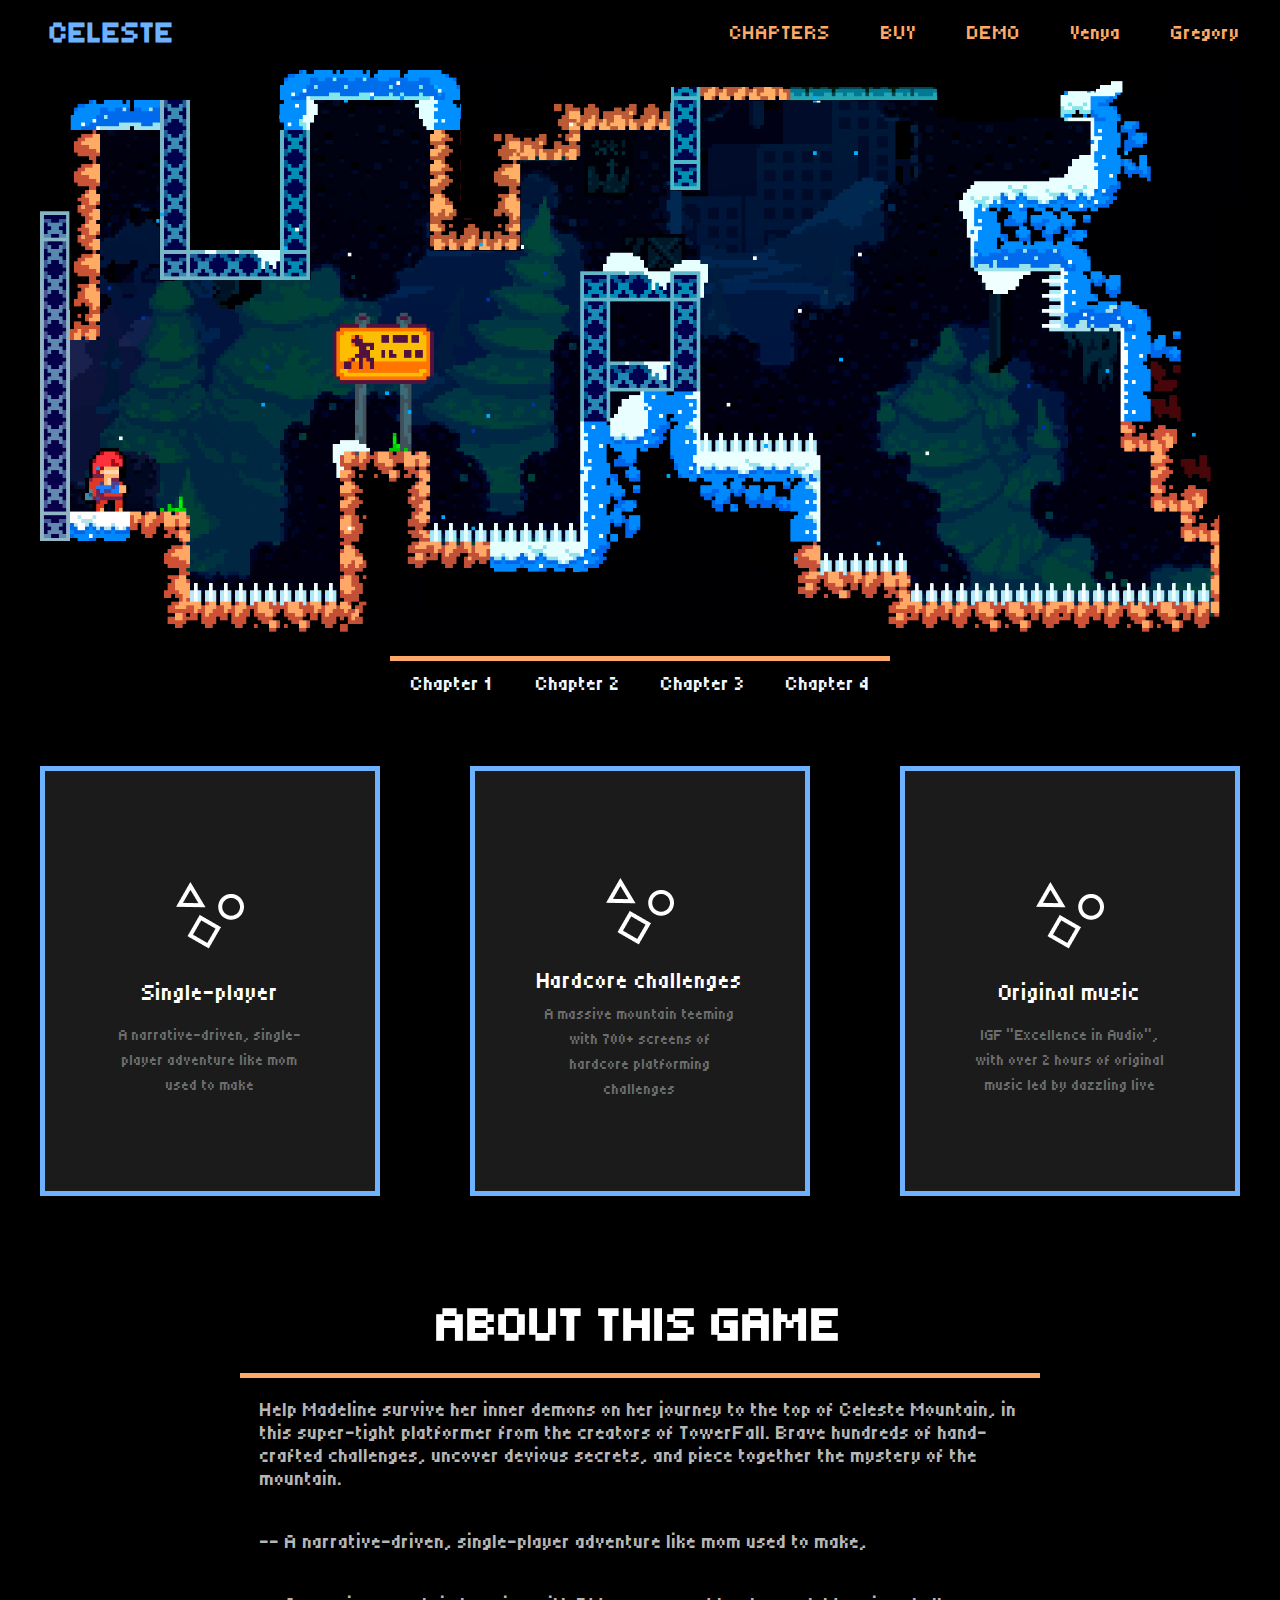
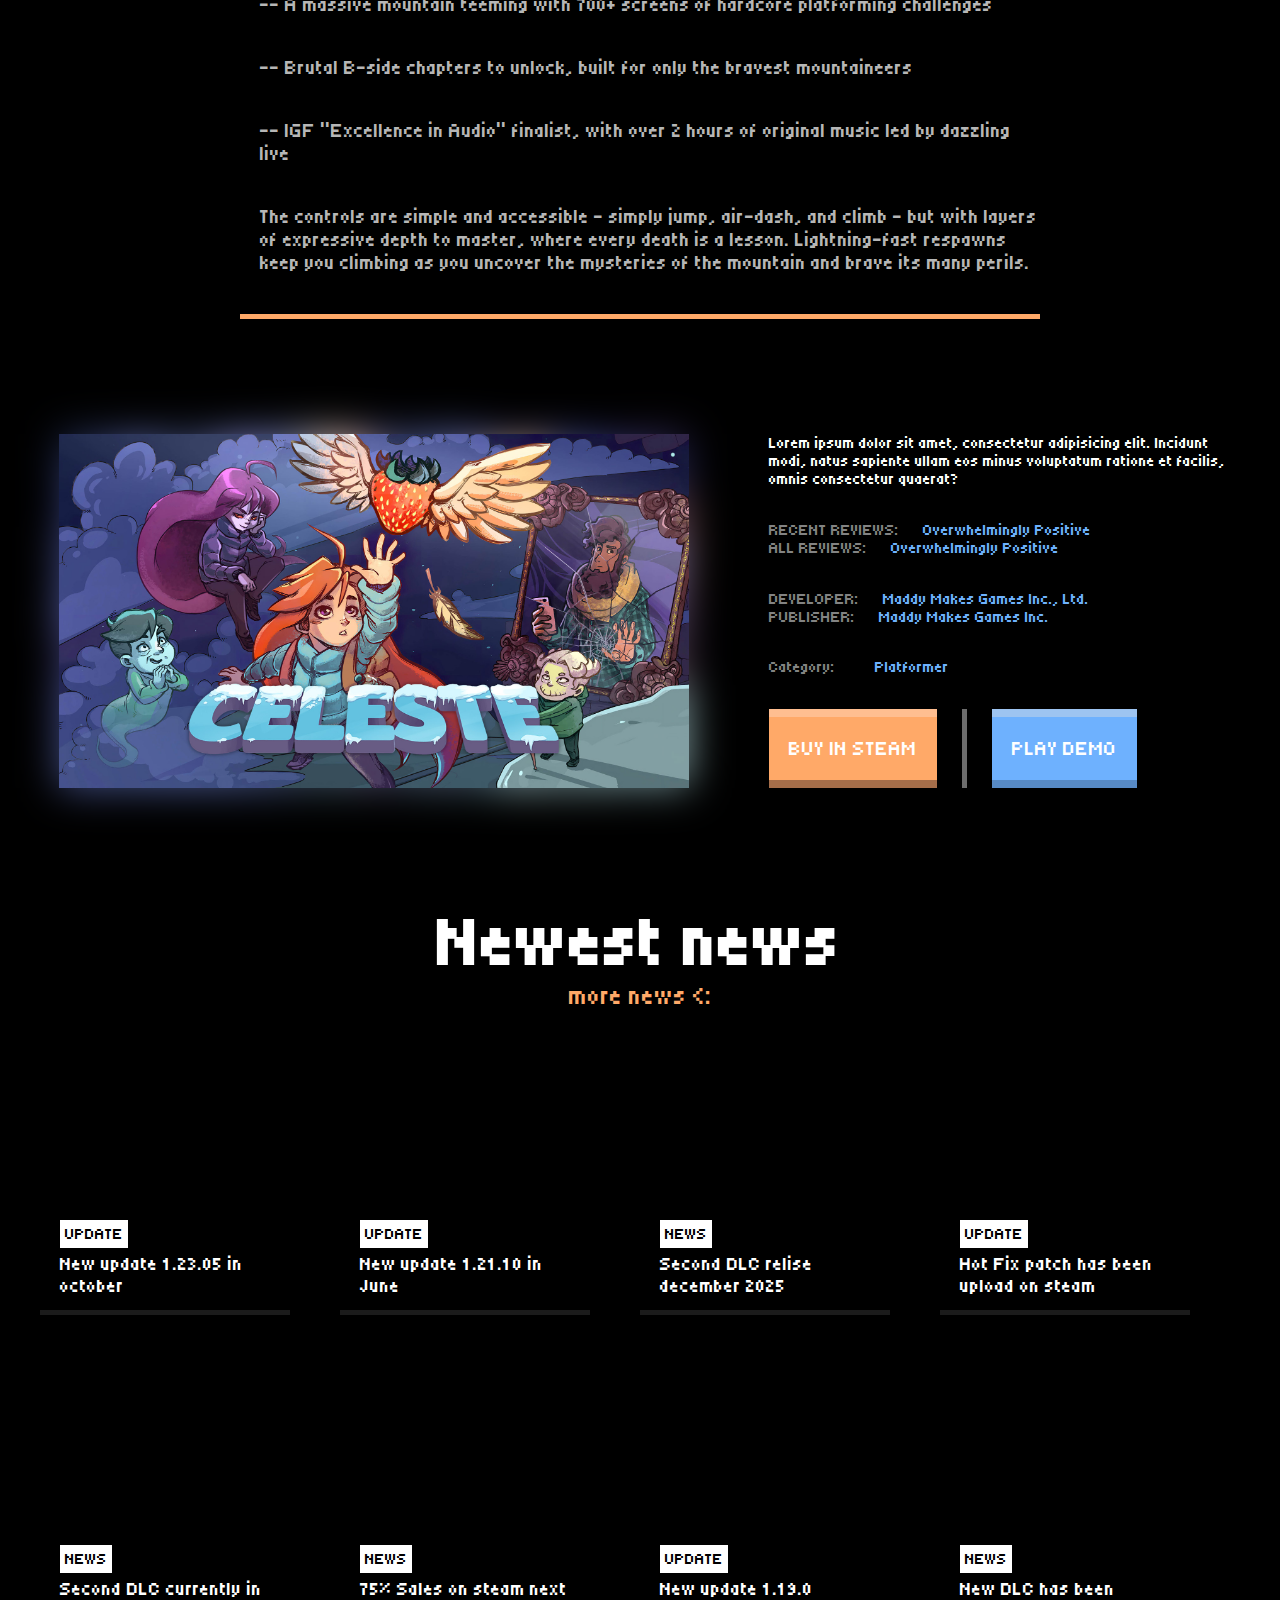
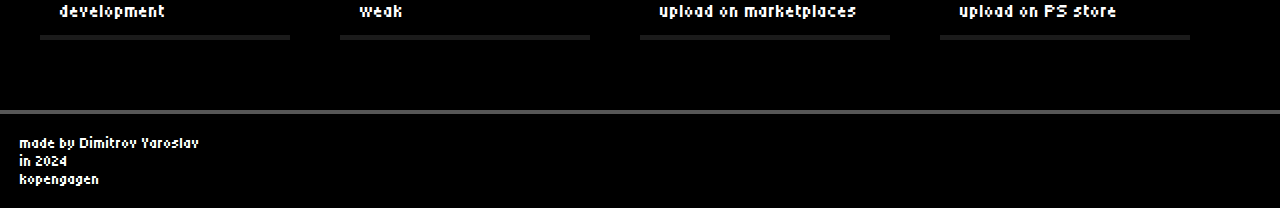
<file: yarikProect/yarikPg.html>
<!DOCTYPE html>
<html lang="en">
<head>
    <meta charset="UTF-8">
    <meta name="viewport" content="width=device-width, initial-scale=1.0">
    <link rel="stylesheet" href="yStyle.css">
    <link rel="preconnect" href="https://fonts.googleapis.com">
    <link rel="preconnect" href="https://fonts.gstatic.com" crossorigin>
    <link href="https://fonts.googleapis.com/css2?family=Tiny5&display=swap" rel="stylesheet">
    <link href="https://fonts.googleapis.com/css2?family=Press+Start+2P&display=swap" rel="stylesheet">
    <title>Document</title>
</head>
<body class="y-body">
    <header class="y-header">
        <div class="y-header__cont">
            <h2 class="y-header__logo y-color2">CELESTE</h2>
            <ul class="y-menu">
                <li class="y-link y-color1">CHAPTERS</li>
                <li class="y-link y-color1">BUY</li>
                <a href="./game/y-game.html" class="y-link y-color1">DEMO</a>
                <a href="../venaka/venaka.html" class="y-link y-color1">Venya</a>
                <a href="../PRJ ALL 22.06.24/greg.html" class="y-link y-color1">Gregory</a>
            </ul>
        </div>
    </header>
    <main class="y-main">
        <div class="main__container">
    
    
        
            <div class="slider">
                <div class="slider__slide">
                    <div class="slider__slide-box">
                        <img class="y-main__image-chap1" src="./img/celeste1FF.png" alt=""> 
                    </div>
                </div>
                <div class="slider__slide">
                    <div class="slider__slide-box">
                        <img class="y-main__image-chap1" src="./img/celeste2FFF.png" alt="">
                    </div>
                </div>
                <div class="slider__slide">
                    <div class="slider__slide-box">
                        <img class="y-main__image-chap1" src="./img/celeste3F.png" alt="">
                    </div>
                </div>
                <div class="slider__slide">
                    <div class="slider__slide-box">
                        <img class="y-main__image-chap1" src="./img/celeste4FFF.png" alt="">
                    </div>
                </div>
            </div>
        
    
        
            <div class="slider-menu">
                <ol class="slider-menu__nav">
                    <li class="slider-menu__nav-link">Chapter 1</li>
                    <li class="slider-menu__nav-link">Chapter 2</li>
                    <li class="slider-menu__nav-link">Chapter 3</li>
                    <li class="slider-menu__nav-link">Chapter 4</li>
                </ol>
            </div>
        
        
            <div class="y-main__boxs">
                <div class="y-main__box">
                    <div class="y-main__box-inside">
                        <img src="./img/Frame.png" alt="" class="y-box__stiker">
                        <p class="y-main__text">Single-player</p>
                        <p class="y-about__text">A narrative-driven, single-player adventure like mom used to make</p>
                    </div>
                </div>
                <div class="y-main__box">
                    <div class="y-main__box-inside">
                        <img src="./img/Frame.png" alt="" class="y-box__stiker">
                        <p class="y-main__text">Hardcore challenges</p>
                        <p class="y-about__text">A massive mountain teeming with 700+ screens of hardcore platforming challenges</p>
                    </div>
                </div>
                <div class="y-main__box">
                    <div class="y-main__box-inside">
                        <img src="./img/Frame.png" alt="" class="y-box__stiker">
                        <p class="y-main__text">Original music</p>
                        <p class="y-about__text">IGF “Excellence in Audio”, with over 2 hours of original music led by dazzling live</p>
                    </div>
                </div>
            </div> 
        
            <!--  <div class="y-main__buy">
                <div class="y-buy__box">
                    <h2 class="y-buy__text">Buy Celeste</h2>
                    <div class="y-buy__button">120 UAH</div>
                </div>
            </div> -->
            
        
    
    
        
            <div class="y-main__about">
                <h2 class="y-about__about y-Bcolor">ABOUT THIS GAME</h2>
                <p class="y-about__start">Help Madeline survive her inner demons on her journey to the top of Celeste Mountain, in this super-tight platformer from the creators of TowerFall. Brave hundreds of hand-crafted challenges, uncover devious secrets, and piece together the mystery of the mountain.</p>
                <p class="y-about__middle"> -- A narrative-driven, single-player adventure like mom used to make, </p>
                <p class="y-about__middle"> -- A massive mountain teeming with 700+ screens of hardcore platforming challenges</p>
                <p class="y-about__start"> -- Brutal B-side chapters to unlock, built for only the bravest mountaineers</p>
                <p class="y-about__start"> -- IGF “Excellence in Audio” finalist, with over 2 hours of original music led by dazzling live</p>
                <!--  <div class="y-celesteCut"></div> -->
                <p class="y-about__end y-Bcolor">The controls are simple and accessible - simply jump, air-dash, and climb - but with layers of expressive depth to master, where every death is a lesson. Lightning-fast respawns keep you climbing as you uncover the mysteries of the mountain and brave its many perils.</p>
            </div>
        
    
        
            <div class="y-main__download">
                <img src="./img/celesteLogo3.jpg" alt="" class="y-download__image">
                <img src="./img/celesteLogo3.jpg" alt="" class="y-download__image">
                <div class="y-download__box">
                    <!-- <div class="y-download__logo"></div>  -->
                    
                    <p class="y-download__about">Lorem ipsum dolor sit amet, consectetur adipisicing elit. Incidunt modi, natus sapiente ullam eos minus voluptatum ratione et facilis, omnis consectetur quaerat?</p>
                    <div class="y-download__rate">
                        <p class="y-rate">RECENT REVIEWS: <span class="y-download__span y-color1">Overwhelmingly Positive</span></p>
                        <p class="y-rate">ALL REVIEWS: <span class="y-download__span y-color1">Overwhelmingly Positive</span></p>
                    </div>
                    <div class="y-download__dev">
                        <p class="y-dev">DEVELOPER: <span class="y-download__span y-color1">Maddy Makes Games Inc., Ltd.</span></p>
                        <p class="y-dev">PUBLISHER: <span class="y-download__span y-color1">Maddy Makes Games Inc.</span></p>
                    </div>
                    <div class="y-download__categorys">
                        <p class="y-category">Category: </p>
                        <p class="y-category"><span class="y-download__span y-color1">Platformer</span></p>
                        <p class="y-category"><span class="y-download__span y-color1"></span></p>
                    </div>
                    <div class="y-main__buy-block">
                        <div class="y-main__buy">
                            <a href="https://store.steampowered.com/app/504230/Celeste/"><div class="y-buy__button">BUY IN STEAM</div></a>
                            <div class="y-buy__line"></div>
                            <a href="./game/y-game.html"><div class="y-demo__button"> PLAY DEMO</div></a>
                        </div>
                    </div> 
                </div>
            </div>
        
    
        
            
        
        
            
            <div class="y-main__news">
                <h2 class="y-news__hh">Newest news</h2>
                <p class="y-news__pp y-color2">more news <:</p>
                <div class="y-news-box">
                    <div class="y-news">
                        <div class="y-news__inside">
                            <div class="y-typeOfNews">UPDATE</div>
                            <div class="y-textOfNews">New update 1.23.05 in october</div>
                        </div>
                    </div>
                    <div class="y-news">
                        <div class="y-news__inside">
                            <div class="y-typeOfNews">UPDATE</div>
                            <div class="y-textOfNews">New update 1.21.10 in June</div>
                        </div>
                    </div>
                    <div class="y-news">
                        <div class="y-news__inside">
                            <div class="y-typeOfNews">NEWS</div>
                            <div class="y-textOfNews">Second DLC relise december 2025</div>
                        </div>
                    </div>
                    <div class="y-news">
                        <div class="y-news__inside">
                            <div class="y-typeOfNews">UPDATE</div>
                            <div class="y-textOfNews">Hot Fix patch has been upload on steam</div>
                        </div>
                    </div>
                    <div class="y-news">
                        <div class="y-news__inside">
                            <div class="y-typeOfNews">NEWS</div>
                            <div class="y-textOfNews">Second DLC currently in development</div>
                        </div>
                    </div>
                    <div class="y-news">
                        <div class="y-news__inside">
                            <div class="y-typeOfNews">NEWS</div>
                            <div class="y-textOfNews">75% Sales on steam next weak</div>
                        </div>
                    </div>
                    <div class="y-news">
                        <div class="y-news__inside">
                            <div class="y-typeOfNews">UPDATE</div>
                            <div class="y-textOfNews">New update 1.19.0 upload on marketplaces</div>
                        </div>
                    </div>
                    <div class="y-news">
                        <div class="y-news__inside">
                            <div class="y-typeOfNews">NEWS</div>
                            <div class="y-textOfNews">New DLC has been upload on PS store</div>
                        </div>
                    </div>
                </div>
            </div>
        
        
            
        </div>
    </main>
    <footer>
        made by Dimitrov Yaroslav <br> in 2024 <br> kopengagen
    </footer>
    <script src="./yScript.js"></script>
</body>
</html>
</file>
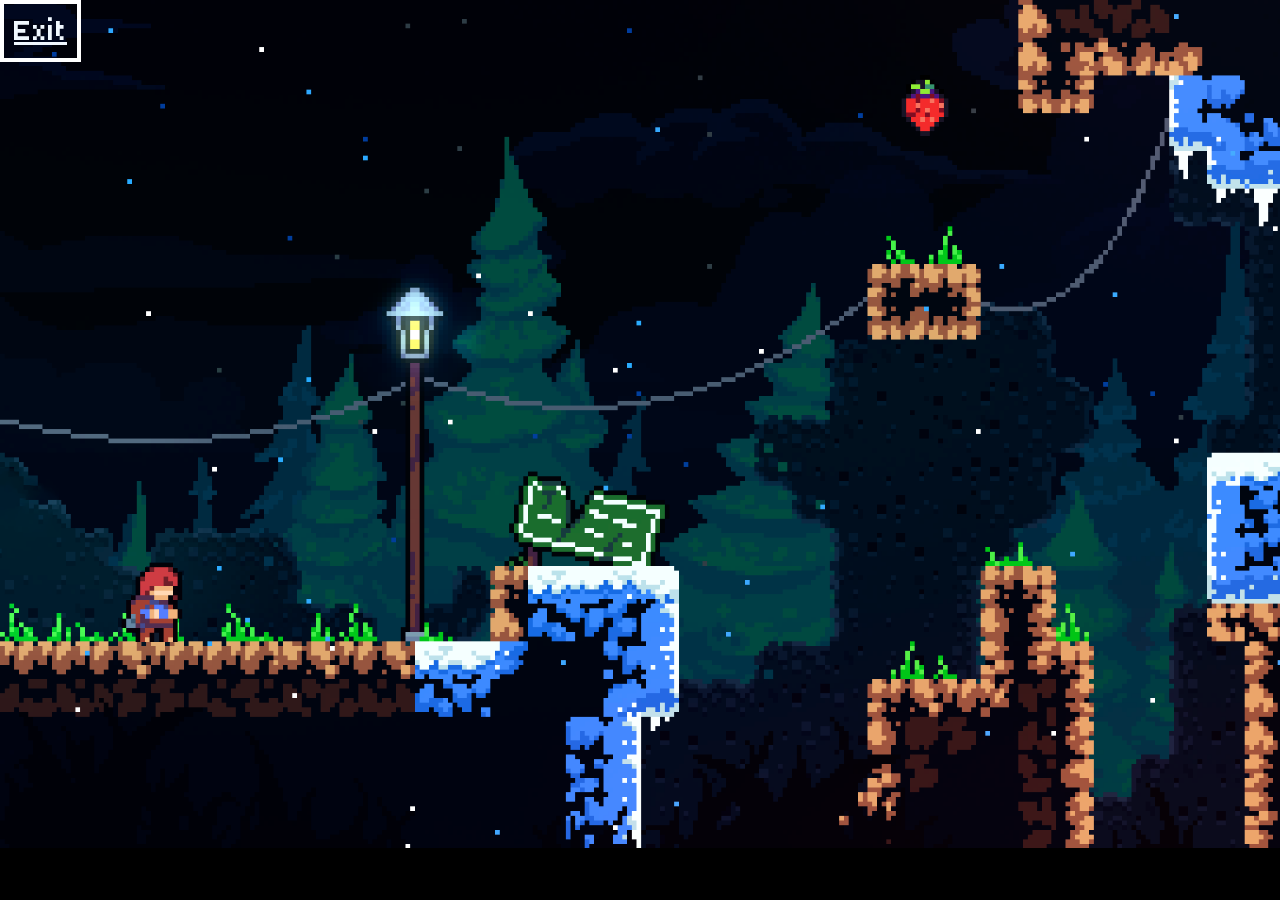
<file: yarikProect/game/y-game.html>
<!DOCTYPE html>
<html lang="en">
<head>
    <meta charset="UTF-8">
    <meta name="viewport" content="width=device-width, initial-scale=1.0">
    <link rel="stylesheet" href="./y_gStyle.css">
    <link rel="preconnect" href="https://fonts.googleapis.com">
    <link rel="preconnect" href="https://fonts.gstatic.com" crossorigin>
    <link href="https://fonts.googleapis.com/css2?family=Tiny5&display=swap" rel="stylesheet">
    <link href="https://fonts.googleapis.com/css2?family=Press+Start+2P&display=swap" rel="stylesheet">
    <title>Document</title>
</head>
<body>
    <a class="exit" href="../yarikPg.html">Exit</a>
    <a href=""></a>
    <img src="yl27x01w5j971.gif" alt="" class="strawberry">
    <img class="y-player" src="player.png">
    <div class="y-win">YOU WIN! <br></div>

    <script src="./y-gScript.js"></script>
</body>
</html>
</file>
<file: yarikProect/yStyle.css>
*{
    margin: 0;
    padding: 0;
    border: 0;
    outline: 0;
    list-style: none;
    box-sizing: border-box;
}
*::-webkit-scrollbar{
    background-color: #000000;
}
*::-webkit-scrollbar-thumb{
    background-color: #ffffff2b;
}
.y-body {
    background-color: rgb(0, 0, 0);

}

.y-header__logo {
    color: #6eb1fe; 
    font-weight: 700;
    font-size: 30px;
}
/* .y-header__logo {
    text-shadow: 
    2px 2px 0 #d30308, 
    -2px 2px 0 #d30308, 
    2px -2px 0 #d30308, 
    -2px -2px 0 #d30308;

    font-weight: 700;
    font-size: 30px;
} */
.y-header {
    position: fixed;
    margin: 0 auto;
    z-index: 3;
    /* border: 1px solid #d12929; */
    width: 100%;
}
.y-header__cont {
    font-family: "Tiny5", sans-serif;
    top: 0;
    left: 0;
    margin: auto;
    z-index: 2;
    display: flex;
    justify-content: space-between;
    align-items: center;
    background-color: rgb(0, 0, 0);
    /* background: linear-gradient(to bottom, #000000, #00000000); */
    padding: 0 10px;
    max-width: 1200px;
    height: 65px;
}
.y-menu {
    max-width: 500px;
    display: flex;
    justify-content: space-between;
}
.y-link {
    font-size: 20px;
    position: relative;
    color: #ffa968;
    cursor: pointer;
    /* margin-left: 55px; */
    transition: 0.2s;
    margin-right: 50px;
}
a {
    text-decoration: none;
}

.y-main {
    margin: 0 auto;
    padding-top: 70px;
    max-width: 1200px;
    height: 100%;
    display: flex;
    align-items: center;
    justify-content: center;
    background-size: 1200px;
    background-repeat: no-repeat;
    background-position: 0px 20px;
}
.y-color1 {
    transition: 0.3s;
}
.y-color2 {
    transition: 0.3s;
}
.y-main__image-chap1 {
    max-width: 100%;
}
.y-main__image-chap2 {
    width: 100%;
}
.main__container {
    max-width: 1200px;
    margin: 0 auto;
    overflow: hidden;
}




.slider {
    width: 100%;
    display: flex;
    transition: 0.5s;
}
.slider__slide {
    width: 100%;
    flex: 0 0 100%;
    transition: 0.5s;
}
.slider__slide-box {
    position: relative;
    display: flex;
    justify-content: center;
    align-items: center;
}



.slider-menu {
    position: relative;
/*     top: -185px;
    width: 100%; */
    margin-top: 10px;
}
.slider-menu__nav {
    display: flex;
    justify-content: space-around;
    align-items: center;
    margin: 0 auto;
    border-top: 5px solid #ffa968;
    max-width: 500px;
    height: 50px;
    cursor: pointer;
}
.footer {
}
.slider-menu__nav-link {
    font-size: 20px;
    font-family: "Tiny5", sans-serif;
    color: aliceblue;
}






.y-main__boxs {
    display: flex;
    justify-content: space-between;
    color: white;
    font-family: "Tiny5", sans-serif;
    border-radius: 10px;
    margin-top: 60px;
    max-width: 1200px;

    /* border: 1px solid #633535; */
    background-color: rgb(0, 0, 0);
}
.y-box__stiker {
    height: 100px;
    width: 100px;
}
.y-main__text {
    font-size: 23px;
}
.y-main__box {
    display: flex;
    justify-content: center;
    align-items: center;
    width: 340px;
    height: 430px;
    background-color: #1b1b1b;
    border: 5px solid #6eb1fe;
/*     border: 1px solid #dd0101; */
}
.y-main__box-inside {
    height: 250px;
    display: flex;
    flex-direction: column;
    align-items: center;
    justify-content: space-around;
}
.y-about__text {
    font-size: 15px;
    width: 200px;
    text-align: center;
    color: #6d6d6d;
    line-height: 25px;
}




.y-about__cont {
    display: flex;
    align-items: center;
    /* border: 1px solid #0c5ec3; */
    width: 1200px;
    height: 300px;
    background-image: url(/img/clesteAbout1.png);
    background-size: 700px;
    background-repeat: no-repeat;
    background-position-x: 520px;
    background-position-y: -90px;
}

.y-about__image {
    position: relative;
    width: 500px;
    /* border: 1px solid #42a168; */
}
.y-about__gradient {
    width: 300px;
    height: 300px;
/*     border: 2px solid #991770; */
    background: linear-gradient(to right, #000000 5%, #00000000);
}


.y-main__download {
    display: flex;
    font-family: "Tiny5", sans-serif;
    color: #ffffff;
    /* border: 1px solid #c30d0d; */
    margin-top: 0px;
    margin-bottom: 100px;
    padding: 5px;
}

.y-download__image {
    z-index: 1;
    margin-left: 4px;
    padding: 10px;
    /* border: 4px solid #ffa968; */
    width: 650px;
}
.y-download__image:nth-child(2) {
    z-index: 0;
    position: absolute;
    filter: blur(20px);
    width: 650px;
}
.y-download__box {
    display: flex;
    flex-direction: column;
    justify-content: space-between;
    /* border: 1px solid #1225d6; */
    padding: 10px;
    margin-left: 60px;
}
.y-download__logo {
    background-image: url(/img/celesteLogo2.png);
    background-size: 360px;
    background-position-y: 20px;
    background-position-x: 30px;
    background-repeat: no-repeat;
    height: 140px;
}
.y-download__about {
}
.y-download__rate {
    color: #838383;
}
.y-rate {
}
.y-download__span {
    margin-left: 20px;
    color: #6eb1fe;
}
.y-download__dev {
    color: #838383;
}
.y-dev {
}
.y-download__categorys {
    color: #838383;
    display: flex;
}
.y-category {
    margin-right: 20px;
}


.y-main__about {
    
    margin: auto;
    max-width: 800px;
    text-align: center;
    padding-top: 0px;
    color: #ffffff;
    font-family: "Tiny5", sans-serif;
    padding-bottom: 100px;
    padding-top: 100px;
}

.y-about__about {
    font-size: 50px;
    padding-bottom: 20px;
    border-bottom: 5px solid #ffa968;
}
.y-about__start {
    color: #b6b6b6;
    text-align: start;
    font-size: 20px;
    padding-top: 20px;
    padding-bottom: 20px;
    padding-left: 20px;
}
.y-about__end {
    color: #b6b6b6;
    text-align: start;
    font-size: 20px;
    padding-top: 20px;
    padding-bottom: 40px;
    padding-left: 20px;
    border-bottom: 5px solid #ffa968;
}

.y-about__middle {
    color: #b6b6b6;
    text-align: start;
    font-size: 20px;
    padding-top: 20px;
    padding-left: 20px;
    padding-bottom: 20px;
}
.y-celesteCut {
    width: 750px;
    height: 200px;
    margin: auto;
    background-image: url(/img/celesteGameCut1.jpg);
    background-position: 900px 200px;
    background-size: 900px;
}




.y-main__news {
    /* border: 1px solid #a21010; */
    margin: auto;
    font-family: "Tiny5", sans-serif;
    color: #ffffff;
}
.y-news__hh {
    text-align: center;
    font-size: 70px;
}
.y-news__pp {
    font-size: 25px;
    text-align: center;
    margin-bottom: 50px;
    color: #ffa968;
}
.y-news-box {
    flex-wrap: wrap;
    display: flex;
}
.y-news {
    background-image: url(https://3.bp.blogspot.com/-OP-uhfGYg8g/XAgUcqHT3zI/AAAAAAAAFEU/XKedKcvHtUcQ6KHV3cTeA3vG_Lt0_P94ACLcBGAs/w1200-h630-p-k-no-nu/celeste.jpg);
    background-size: 500px;

    margin: auto;
    display: flex;
    flex-direction: column;
    justify-content: end;


    width: 250px;
    height: 255px;
    border-bottom: 5px solid #1b1b1b;
    margin-right: 50px;
    margin-bottom: 70px;
}
.y-news:hover{
    transition: 0.2s;
    background-size: 520px;
}
.y-news:nth-child(2) {
    background-position-x: -100px;
    background-image: url(https://cdn1.epicgames.com/b671fbc7be424e888c9346a9a6d3d9db/offer/Celeste%20-%20landscape%20offer%20image-2560x1440-0b9b94fd493d817704ecfdf4c704989a.jpg);
}
.y-news:nth-child(3) {
    background-position-x: 0px;
    background-position-y: -30px;
    background-image: url(https://wallpapercave.com/wp/wp4162304.jpg);
}
.y-news:nth-child(4) {
    background-position-x: -100px;
    background-position-y: 300px;
    background-image: url(https://i.pinimg.com/originals/91/fb/54/91fb54881f5e059bc1e7bd1c41a5aeb9.png);
}
.y-news:nth-child(5) {
    background-position-x: -50px;
    background-image: url(https://wallpapercave.com/wp/wp4162278.jpg);
}
.y-news:nth-child(6) {
    background-position-x: -100px;
    background-image: url(https://images.gamebanana.com/img/ss/mods/62ef81482c6f4.jpg);
}
.y-news:nth-child(7) {
    background-position-x: -100px;
    background-image: url(https://3.bp.blogspot.com/-OP-uhfGYg8g/XAgUcqHT3zI/AAAAAAAAFEU/XKedKcvHtUcQ6KHV3cTeA3vG_Lt0_P94ACLcBGAs/w1200-h630-p-k-no-nu/celeste.jpg);
}
.y-news:nth-child(8) {
    background-position-x: -100px;
    background-position-y: 450px;
    background-image: url(https://preview.redd.it/strawberry-jam-collab-the-biggest-celeste-mod-ever-has-now-v0-beot5v4gfsia1.png?width=640&crop=smart&auto=webp&s=52991ad8bda6d47940190123b5d227c19126f6ab);
}
.y-news__inside {
    display: flex;
    flex-direction: column;
    height: 110px;
    padding: 20px;
    background-color: #000000bb;
}
.y-typeOfNews {
    align-self: flex-start;
    position: relative;
    color: #000000;
    padding: 5px;
    background-color: #ffffff;
}
.y-textOfNews {
    margin-top: 5px;
    font-size: 19px;
}




.y-main__buy-block {
    /* border: 1px solid #4022d6; */
    font-family: "Tiny5", sans-serif;
    color: #ffffff;
}
.y-main__buy {
    /* border: 1px solid #943b3b; */
    margin: auto;
    display: flex;
}
.y-buy__button {
    font-size: 20px;
    border-top: 8px solid #ffbe90;
    border-bottom: 8px solid #a56e4a;
    background-color: #ffa968;
    margin-right: 25px;
    padding: 20px;
}
.y-buy__line {
    border-left: 5px solid #6d6d6d;
    margin-right: 25px;
}
.y-buy__button:hover {
    cursor: pointer;
   /*  background-color: #e69966; */
    filter: brightness(0.9);
}
.y-demo__button {
    font-size: 20px;
    border-top: 8px solid #9dc4f1;
    border-bottom: 8px solid #578ac5;
    background-color: #6eb1fe;

    padding: 20px;
}
a {
    color: #ffffff;
}

.y-demo__button:hover {
    cursor: pointer;
   /*  background-color: #e69966; */
    filter: brightness(0.9);
}

footer {
    color: #ffffff;
    font-family: "Tiny5", sans-serif;
    border-top: 4px solid #575757;
    padding: 20px;
}



@media (max-width: 1199px) {
    .y-main__box {
        width: 300px;
        height: 380px;
    }




    .y-main__download {
        display: flex;
        flex-direction: column;
        font-family: "Tiny5", sans-serif;
        align-items: center;
        color: #ffffff;
        /* border: 1px solid #c30d0d; */
        margin-top: 0px;
        margin-bottom: 100px;
        padding: 5px;
    }
    .y-download__box {
        display: flex;
        flex-direction: column;
        justify-content: space-between;
        /* border: 1px solid #1225d6; */
        max-width: 500px;
        height: 330px;
        padding: 10px;
        margin-left: 60px;
    }
    .y-download__image {
        z-index: 1;
        margin-left: 4px;
        padding: 10px;
        /* border: 4px solid #ffa968; */
        width: 650px;
        margin-bottom: 30px;
    }
    .y-download__image:nth-child(2) {
        z-index: 0;
        position: absolute;
        filter: blur(20px);
        width: 650px;
    }
}
@media (max-width: 991px) {
    .slider-menu__nav {
        max-width: 450px;
    }




    .y-main__box {
        width: 250px;
        height: 320px;
    }



    .y-main__about {
        max-width: 700px;
    }
    .y-about__about {
        font-size: 40px;
        padding-bottom: 20px;
    }
    .y-about__start {
        font-size: 17px;
    }
    .y-about__middle {
        font-size: 17px;
    }
    .y-about__end {
        font-size: 17px;
    }
    
}
@media (max-width: 767px) {
    .y-link:nth-child(4) {
        display: none;
    }
    .y-link:nth-child(5) {
        display: none;
    }




    .slider-menu__nav {
        max-width: 400px;
    }
    .slider-menu__nav-link {
        font-size: 17px;
    }



    .y-main__box {
        width: 200px;
        height: 250px;
    }
    .y-about__text {
        font-size: 13px;
        text-align: center;
        color: #6d6d6d;
        line-height: 25px;
    }
    .y-main__text {
        font-size: 16px;
    }
    .y-box__stiker {
        width: 90px;
        height: 90px;
    }
/*     .y-main__boxs {
        align-items: center;
        flex-direction: column;
    } */


    .y-main__about {
        max-width: 570px;
    }
    .y-about__about {
        font-size: 30px;
        padding-bottom: 20px;
    }
    .y-about__start {
        font-size: 15px;
    }
    .y-about__middle {
        font-size: 15px;
    }
    .y-about__end {
        font-size: 15px;
    }
    


    .y-download__image {
        width: 500px;
    }
    .y-download__image:nth-child(2) {
        width: 500px;
    }
}



@media (max-width: 575px) {
    .y-link {
        font-size: 15px;
        margin-right: 20px;
    }



    
    .slider-menu__nav {
        max-width: 340px;
    }
    .slider-menu__nav-link {
        font-size: 15px;
    }


    .y-main__box {
        width: 200px;
        height: 250px;
    }
    .y-main__box:nth-child(3) {
        display: none;
    }
    .y-main__box:nth-child(2) {
        margin-left: 25px;
    }
    .y-main__box:nth-child(1) {
        margin-right: 25px;
    }
    .y-main__boxs {
        display: flex;
        justify-content: center;
    } 


    .y-main__about {
        max-width: 450px;
    }
    .y-about__about {
        font-size: 20px;
        padding-bottom: 20px;
    }
    .y-about__start {
        font-size: 12px;
    }
    .y-about__middle {
        font-size: 12px;
    }
    .y-about__end {
        font-size: 12px;
    }



    .y-download__image {
        width: 400px;
    }
    .y-download__image:nth-child(2) {
        width: 400px;
    }
    .y-category, .y-dev, .y-rate {
        font-size: 14px;
    }
}
</file>
<file: yarikProect/game/y_gStyle.css>
*{
    margin: 0;
    padding: 0;
    border: 0;
    outline: 0;
    list-style: none;
    box-sizing: border-box;
}

body {
    background-color: black;
    background-image: url(./gameBg.png);
    background-size: 1500px;
    background-repeat: no-repeat;
}
.strawberry {
    position: absolute;
    width: 150px;
    left: 850px;
    top: 0;
    transition: 3s;
}
.y-player {
    position: absolute;
    width: 70px;

    left: 120px; /* Начальная позиция слева */
    top: 547px; /* Позиция сверху */
    transition: 0.1s;
}

.y-win {
    position: relative;
    text-align: center;
    top: 300px;
    color: aliceblue;
    font-family: "Tiny5", sans-serif;
    font-size: 00px;
    background-color: #00000000;
}
.exit {
    position: fixed; 
    color: aliceblue;
    padding: 10px;
    font-size: 30px;
    font-family: "Tiny5", sans-serif;
    border: 4px solid #ffffff;
}
</file>
